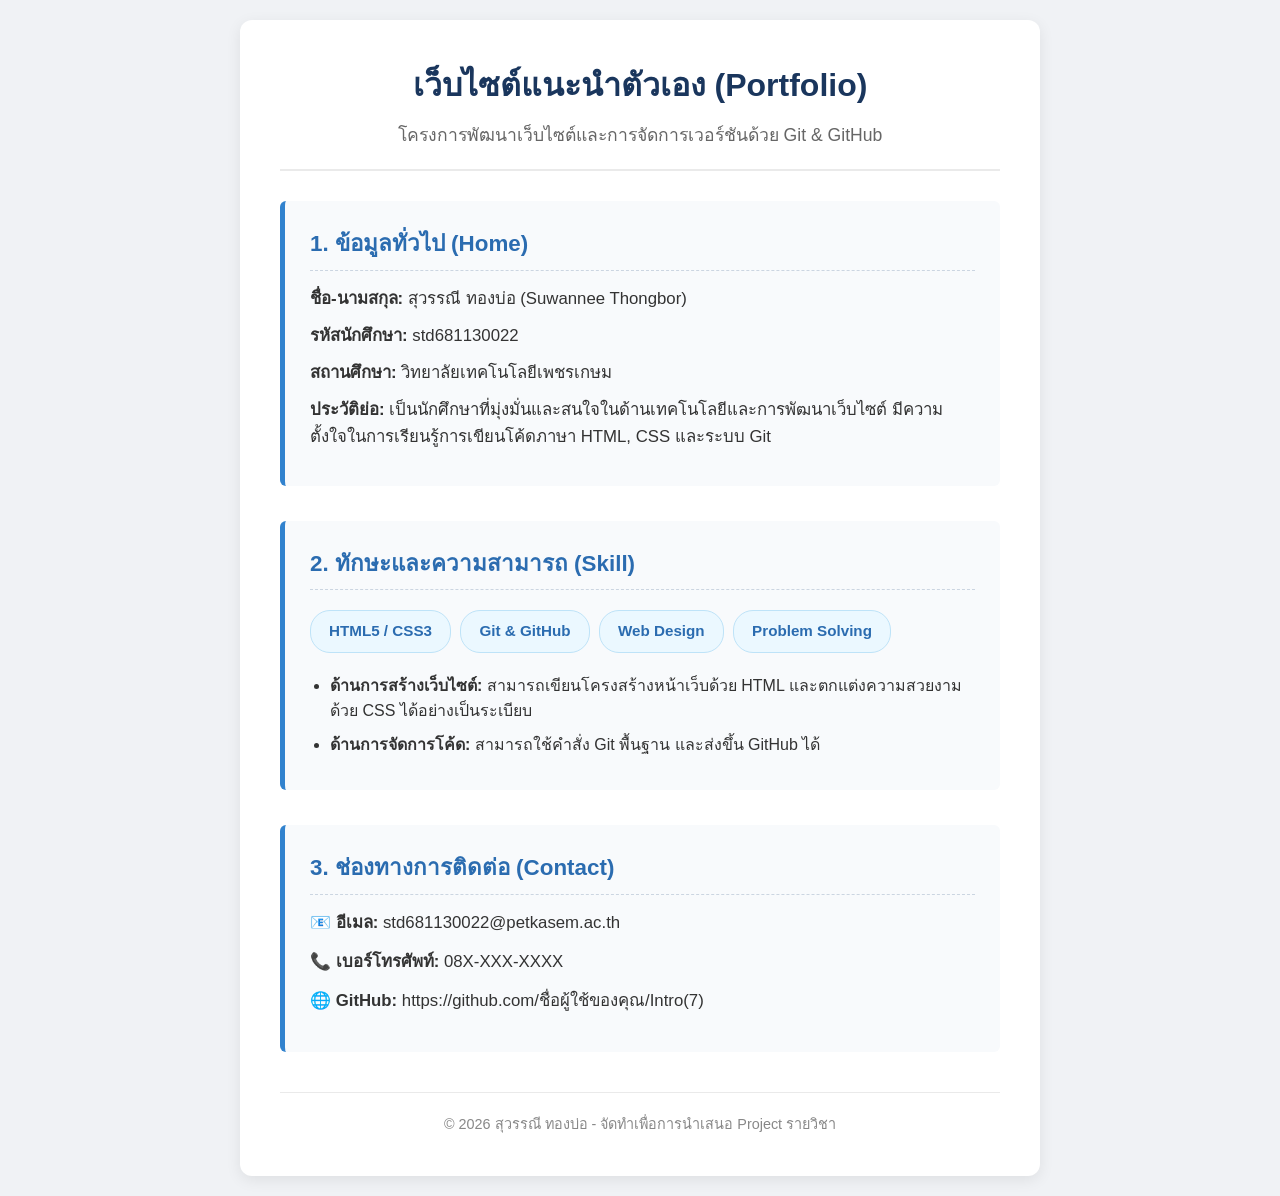
<file: index.html>
<!DOCTYPE html>
<html lang="th">
<head>
    <meta charset="UTF-8">
    <meta name="viewport" content="width=device-width, initial-scale=1.0">
    <title>แนะนำตัวเอง - สุวรรณี ทองบ่อ (Portfolio)</title>
    <link rel="stylesheet" href="style.css">
</head>
<body>
    <div class="container">
        <header>
            <h1>เว็บไซต์แนะนำตัวเอง (Portfolio)</h1>
            <p>โครงการพัฒนาเว็บไซต์และการจัดการเวอร์ชันด้วย Git & GitHub</p>
        </header>

        <!-- ส่วนที่ 1: ส่วนทั่วไป (Home) -->
        <section id="home">
            <h2>1. ข้อมูลทั่วไป (Home)</h2>
            <div class="info-list">
                <p><strong>ชื่อ-นามสกุล:</strong> สุวรรณี ทองบ่อ (Suwannee Thongbor)</p>
                <p><strong>รหัสนักศึกษา:</strong> std681130022</p>
                <p><strong>สถานศึกษา:</strong> วิทยาลัยเทคโนโลยีเพชรเกษม</p>
                <p><strong>ประวัติย่อ:</strong> เป็นนักศึกษาที่มุ่งมั่นและสนใจในด้านเทคโนโลยีและการพัฒนาเว็บไซต์ มีความตั้งใจในการเรียนรู้การเขียนโค้ดภาษา HTML, CSS และระบบ Git</p>
            </div>
        </section>

        <div id="skill-content"></div>
        <div id="contact-content"></div>

        <footer>
            <p>&copy; 2026 สุวรรณี ทองบ่อ - จัดทำเพื่อการนำเสนอ Project รายวิชา</p>
        </footer>
    </div>
    <script>
        fetch('skill.html').then(r => r.text()).then(d => { document.getElementById('skill-content').innerHTML = d; });
        fetch('contact.html').then(r => r.text()).then(d => { document.getElementById('contact-content').innerHTML = d; });
    </script>
</body>
</html>
</file>
<file: style.css>
* { box-sizing: border-box; margin: 0; padding: 0; font-family: 'Segoe UI', Tahoma, Verdana, sans-serif; }
body { background-color: #f0f2f5; color: #333; line-height: 1.6; padding: 20px; }
.container { max-width: 800px; margin: 0 auto; background: #ffffff; padding: 40px; border-radius: 12px; box-shadow: 0 4px 15px rgba(0, 0, 0, 0.08); }
header { text-align: center; padding-bottom: 20px; border-bottom: 2px solid #eaeaea; margin-bottom: 30px; }
h1 { color: #1a365d; font-size: 2em; margin-bottom: 10px; }
header p { color: #666; font-size: 1.1em; }
section { margin-bottom: 35px; padding: 25px; background: #f8fafc; border-left: 5px solid #3182ce; border-radius: 6px; }
h2 { color: #2b6cb0; margin-bottom: 15px; font-size: 1.4em; border-bottom: 1px dashed #cbd5e1; padding-bottom: 8px; }
.info-list p { margin-bottom: 10px; font-size: 1.05em; }
.skill-container { margin-top: 15px; }
.skill-tag { display: inline-block; background: #ebf8ff; color: #2b6cb0; border: 1px solid #bee3f8; padding: 8px 18px; border-radius: 20px; margin: 5px 5px 5px 0; font-weight: bold; font-size: 0.95em; }
ul { margin-top: 15px; padding-left: 20px; }
ul li { margin-bottom: 8px; }
.contact-info p { margin-bottom: 12px; font-size: 1.05em; }
footer { text-align: center; margin-top: 40px; padding-top: 20px; border-top: 1px solid #eaeaea; font-size: 0.9em; color: #888; }
</file>
